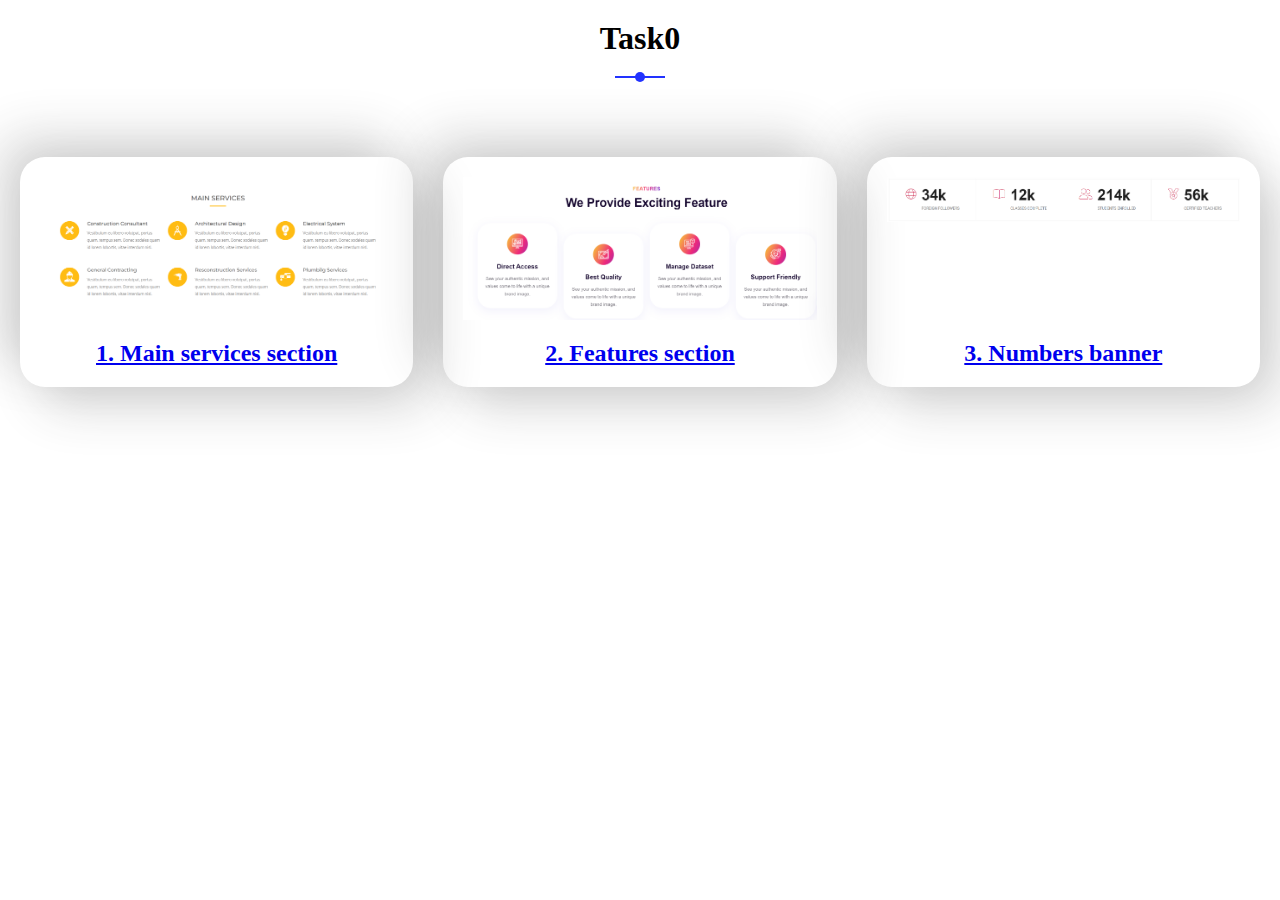
<file: index.html>
<!DOCTYPE html>
<html lang="en">
<head>
  <meta charset="UTF-8">
  <meta name="viewport" content="width=device-width, initial-scale=1.0">
  <title>Task0 | HTML CSS Tasks</title>
  <link rel="stylesheet" href="./assets/main.css">
</head>
<body>
  <div class="container">
    <h1>Task0</h1>
    <ul>
      <li>
        <a href="./1-main-services-section/index.html">
          <div class="card">
            <img src="./assets/designs/1.png" alt="design0 demo">
            <h2>1. Main services section</h2>
          </div>
        </a>
      </li>
      <li>
        <a href="./2-features-section/index.html">
          <div class="card">
            <img src="./assets/designs/1_1.png" alt="design1 demo">
            <h2>2. Features section</h2>
          </div>
        </a>
      </li>
      <li>
        <a href="./3-numbers-banner/index.html">
          <div class="card">
            <img src="./assets/designs/2.png" alt="design2 demo">
            <h2>3. Numbers banner</h2>
          </div>
        </a>
      </li>
    </ul>
  </div>
</body>
</html>
</file>
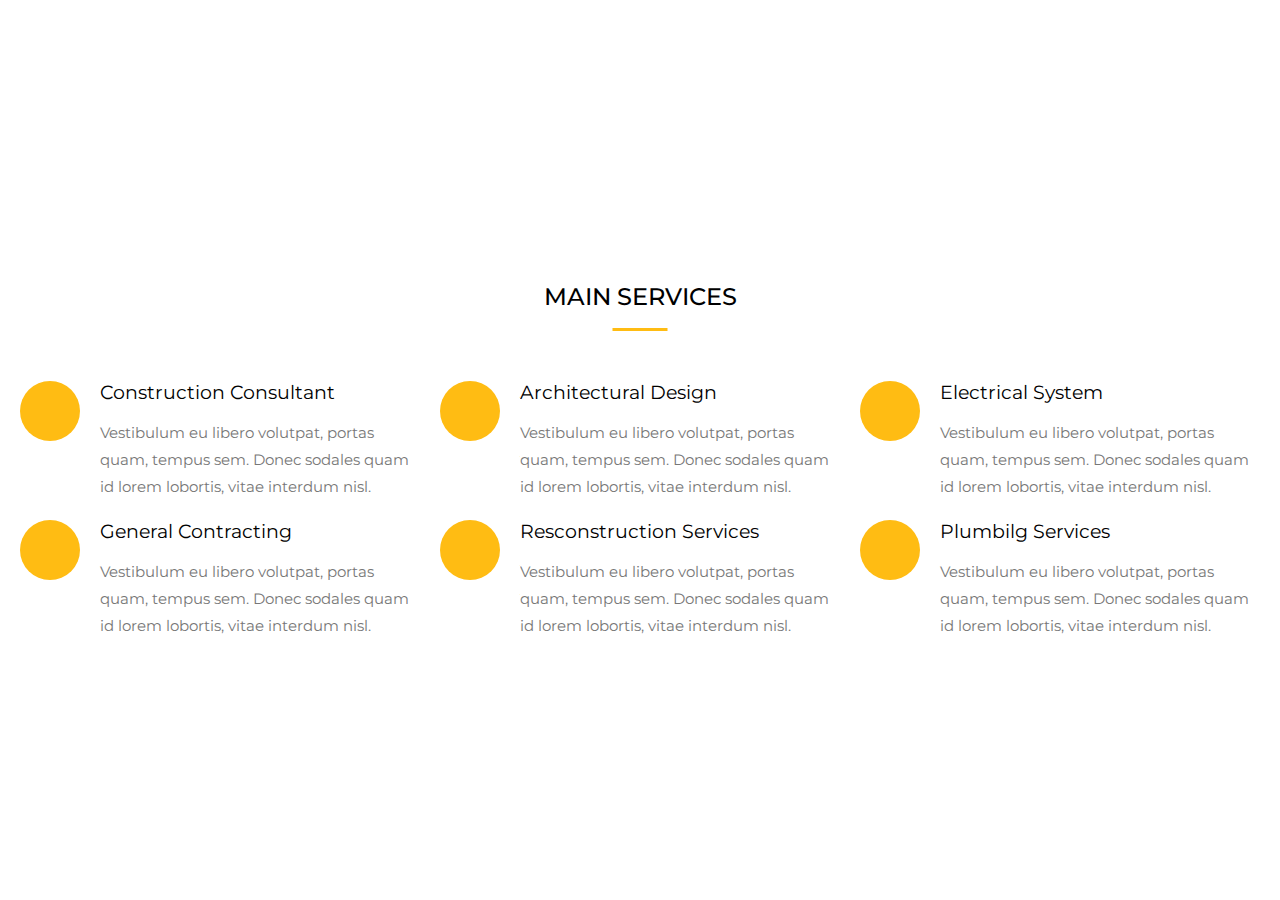
<file: 1-main-services-section/index.html>
<!DOCTYPE html>
<html lang="en">
<head>
  <meta charset="UTF-8">
  <meta name="viewport" content="width=device-width, initial-scale=1.0">
  <title>Main Services Section</title>
  <!-- google fonts -->
  <link rel="preconnect" href="https://fonts.googleapis.com">
  <link rel="preconnect" href="https://fonts.gstatic.com" crossorigin>
  <link href="https://fonts.googleapis.com/css2?family=Montserrat:ital,wght@0,100..900;1,100..900&display=swap" rel="stylesheet">
  <!-- fontawesome icons -->
  <link rel="stylesheet" href="https://cdnjs.cloudflare.com/ajax/libs/font-awesome/6.6.0/css/all.min.css" integrity="sha512-Kc323vGBEqzTmouAECnVceyQqyqdsSiqLQISBL29aUW4U/M7pSPA/gEUZQqv1cwx4OnYxTxve5UMg5GT6L4JJg==" crossorigin="anonymous" referrerpolicy="no-referrer" />
  <!-- stylesheets -->
  <link rel="stylesheet" href="assets/css/style.css">
</head>
<body>
  <section class="services">
    <div class="container">
      <h2>main services</h2>
      <!-- start services cards -->
      <div class="cards">
        <div class="card">
          <div class="icon-holder">
            <i class="fa-solid fa-pen-ruler fa"></i>
          </div>
          <div class="card-details">
            <h3 class="card-title">Construction Consultant</h3>
            <p class="card-info">Vestibulum eu libero volutpat, portas quam, tempus sem. Donec sodales quam id lorem lobortis, vitae interdum nisl.</p>
          </div>
        </div>
        <div class="card">
          <div class="icon-holder">
            <i class="fa-solid fa-compass-drafting"></i>
          </div>
          <div class="card-details">
            <h3 class="card-title">Architectural Design</h3>
            <p class="card-info">Vestibulum eu libero volutpat, portas quam, tempus sem. Donec sodales quam id lorem lobortis, vitae interdum nisl.</p>
          </div>
        </div>
        <div class="card">
          <div class="icon-holder">
            <i class="fa-solid fa-lightbulb"></i>
          </div>
          <div class="card-details">
            <h3 class="card-title">Electrical System</h3>
            <p class="card-info">Vestibulum eu libero volutpat, portas quam, tempus sem. Donec sodales quam id lorem lobortis, vitae interdum nisl.</p>
          </div>
        </div>
        <div class="card">
          <div class="icon-holder">
            <i class="fa-solid fa-building"></i>
          </div>
          <div class="card-details">
            <h3 class="card-title">General Contracting</h3>
            <p class="card-info">Vestibulum eu libero volutpat, portas quam, tempus sem. Donec sodales quam id lorem lobortis, vitae interdum nisl.</p>
          </div>
        </div>
        <div class="card">
          <div class="icon-holder">
            <i class="fa-solid fa-hammer"></i>
          </div>
          <div class="card-details">
            <h3 class="card-title">Resconstruction Services</h3>
            <p class="card-info">Vestibulum eu libero volutpat, portas quam, tempus sem. Donec sodales quam id lorem lobortis, vitae interdum nisl.</p>
          </div>
        </div>
        <div class="card">
          <div class="icon-holder">
            <i class="fa-solid fa-sink"></i>
          </div>
          <div class="card-details">
            <h3 class="card-title">Plumbilg Services</h3>
            <p class="card-info">Vestibulum eu libero volutpat, portas quam, tempus sem. Donec sodales quam id lorem lobortis, vitae interdum nisl.</p>
          </div>
        </div>
      </div>
      <!-- end services cards -->
    </div>
  </section>
</body>
</html>
</file>
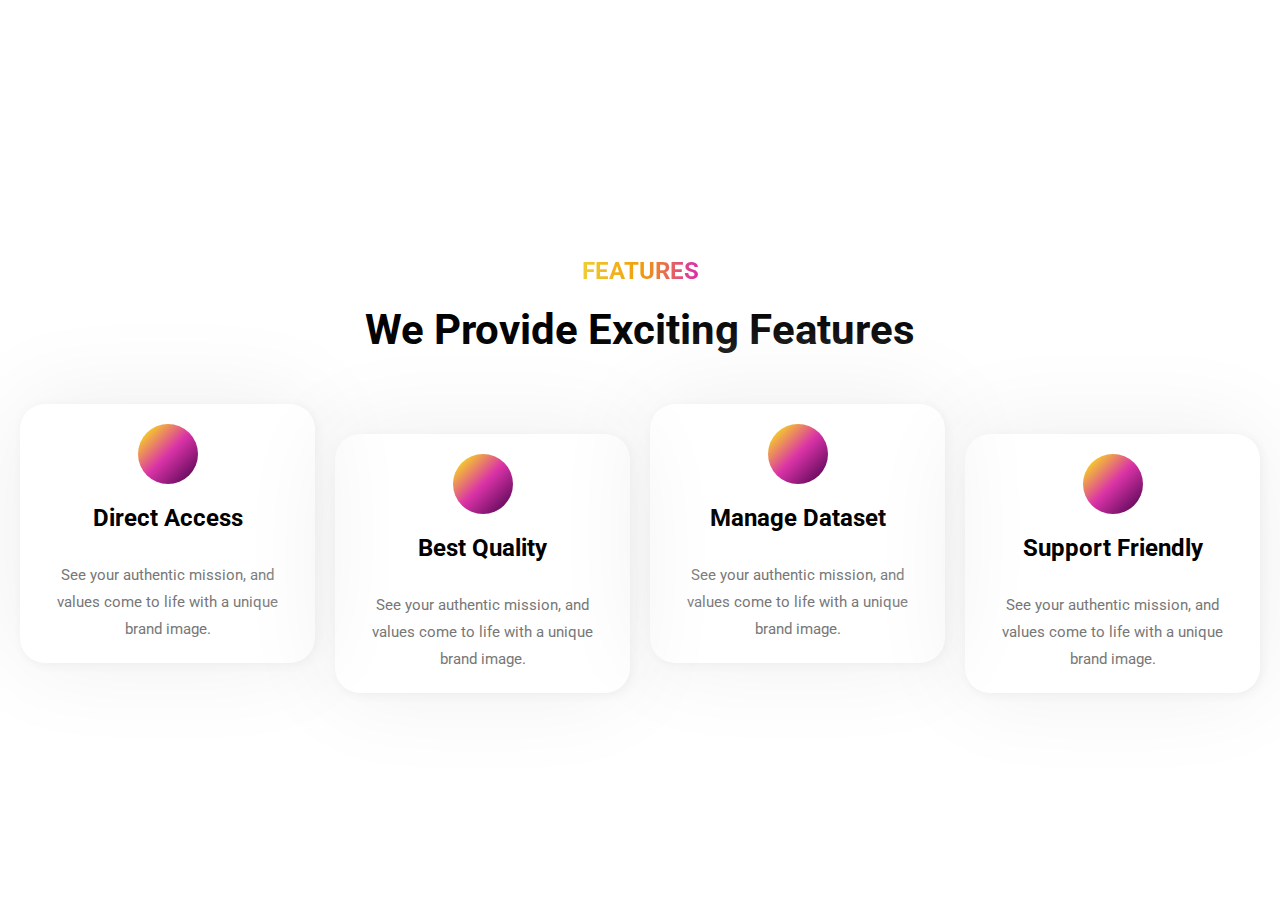
<file: 2-features-section/index.html>
<!DOCTYPE html>
<html lang="en">
<head>
  <meta charset="UTF-8">
  <meta name="viewport" content="width=device-width, initial-scale=1.0">
  <title>Features Section</title>
  <!-- google fonts -->
  <link rel="preconnect" href="https://fonts.googleapis.com">
  <link rel="preconnect" href="https://fonts.gstatic.com" crossorigin>
  <link href="https://fonts.googleapis.com/css2?family=Roboto:ital,wght@0,100;0,300;0,400;0,500;0,700;0,900;1,100;1,300;1,400;1,500;1,700;1,900&display=swap" rel="stylesheet">
  <!-- fontawesome icons -->
  <link rel="stylesheet" href="https://cdnjs.cloudflare.com/ajax/libs/font-awesome/6.6.0/css/all.min.css" integrity="sha512-Kc323vGBEqzTmouAECnVceyQqyqdsSiqLQISBL29aUW4U/M7pSPA/gEUZQqv1cwx4OnYxTxve5UMg5GT6L4JJg==" crossorigin="anonymous" referrerpolicy="no-referrer" />
  <!-- stylesheets -->
  <link rel="stylesheet" href="assets/css/style.css">
</head>
<body>
  <section class="services">
    <div class="container">
      <hgroup>
        <h2>features</h2>
        <p>we provide exciting features</p>
      </hgroup>
      <!-- start features cards -->
      <div class="cards">
          <div class="card">
            <i class="fa-solid fa-door-open"></i>
            <h3 class="card-title">Direct Access</h3>
            <p class="card-info">See your authentic mission, and values come to life with a unique brand image.</p>
          </div>
          <div class="card">
            <i class="fa-solid fa-wand-magic-sparkles"></i>
            <h3 class="card-title">Best Quality</h3>
            <p class="card-info">See your authentic mission, and values come to life with a unique brand image.</p>
          </div>
          <div class="card">
            <i class="fa-solid fa-database"></i>
            <h3 class="card-title">Manage Dataset</h3>
            <p class="card-info">See your authentic mission, and values come to life with a unique brand image.</p>
          </div>
          <div class="card">
              <i class="fa-solid fa-headset"></i>
              <h3 class="card-title">Support Friendly</h3>
              <p class="card-info">See your authentic mission, and values come to life with a unique brand image.</p>
          </div>
      </div>
      <!-- end features cards -->
    </div>
  </section>
</body>
</html>
</file>
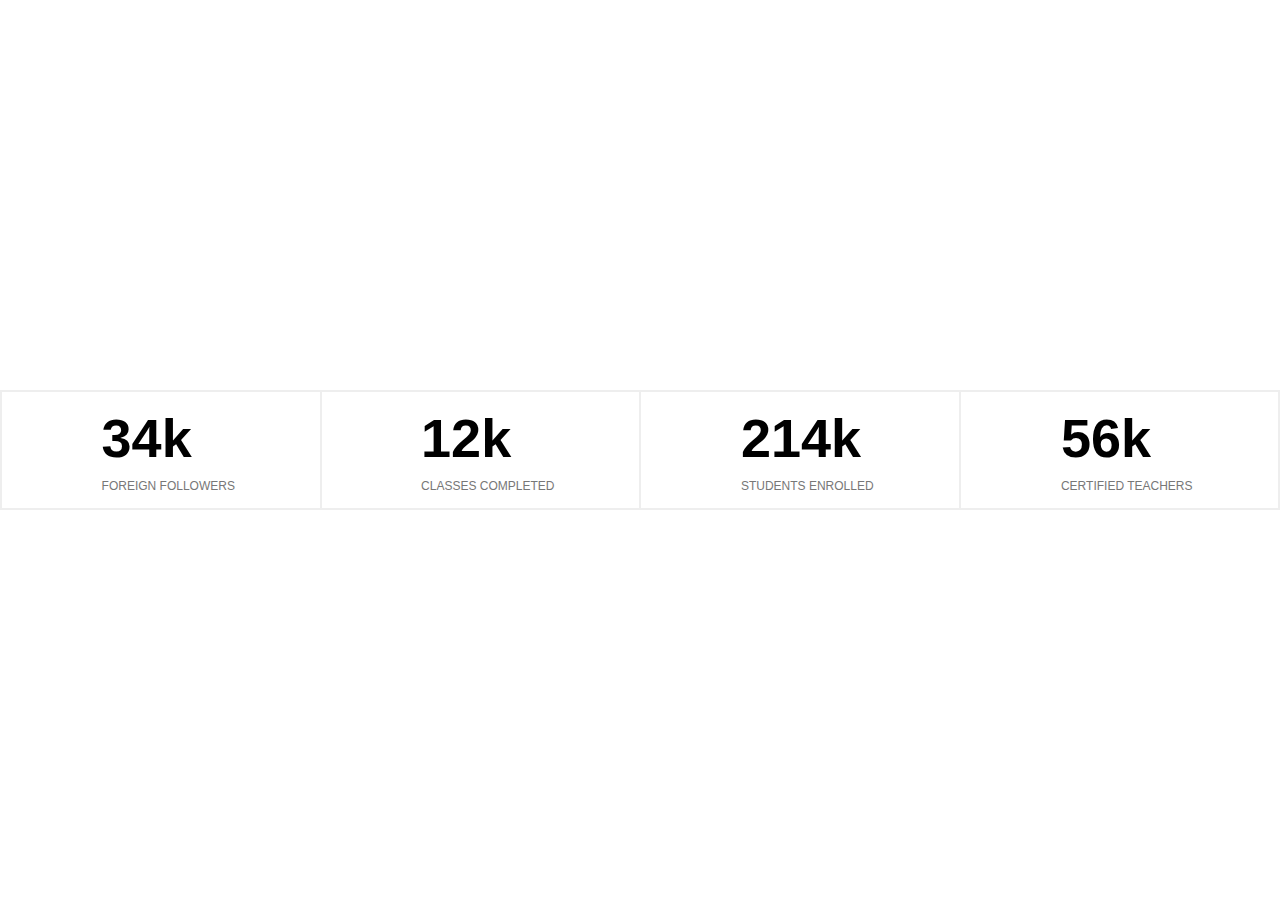
<file: 3-numbers-banner/index.html>
<!DOCTYPE html>
<html lang="en">
<head>
  <meta charset="UTF-8">
  <meta name="viewport" content="width=device-width, initial-scale=1.0">
  <title>Numbers Banner</title>
  <!-- fontawesome icons -->
  <link rel="stylesheet" href="https://cdnjs.cloudflare.com/ajax/libs/font-awesome/6.6.0/css/all.min.css" integrity="sha512-Kc323vGBEqzTmouAECnVceyQqyqdsSiqLQISBL29aUW4U/M7pSPA/gEUZQqv1cwx4OnYxTxve5UMg5GT6L4JJg==" crossorigin="anonymous" referrerpolicy="no-referrer" />
  <!-- stylesheets -->
  <link rel="stylesheet" href="assets/css/style.css">
</head>
<body>
  <!-- start numbers banner -->
  <div class="numbers-banner">
    <div class="box">
      <div class="icon-holder">
        <i class="fa-solid fa-globe fa-2x"></i>
      </div>
      <div class="box-desc">
        <h3 class="box-number">34k</h3>
        <p class="box-info">foreign followers</p>
      </div>
    </div>
    <div class="box">
      <div class="icon-holder">
        <i class="fa-solid fa-book-open fa-2x"></i>
      </div>
      <div class="box-desc">
        <h3 class="box-number">12k</h3>
        <p class="box-info">classes completed</p>
      </div>
    </div>
    <div class="box">
      <div class="icon-holder">
        <i class="fa-solid fa-user-group fa-2x"></i>
      </div>
      <div class="box-desc">
        <h3 class="box-number">214k</h3>
        <p class="box-info">students enrolled</p>
      </div>
    </div>
    <div class="box">
      <div class="icon-holder">
        <i class="fa-solid fa-medal fa-2x"></i>
      </div>
      <div class="box-desc">
        <h3 class="box-number">56k</h3>
        <p class="box-info">certified teachers</p>
      </div>
    </div>
</div>
<!-- end numbers banner -->
</body>
</html>
</file>
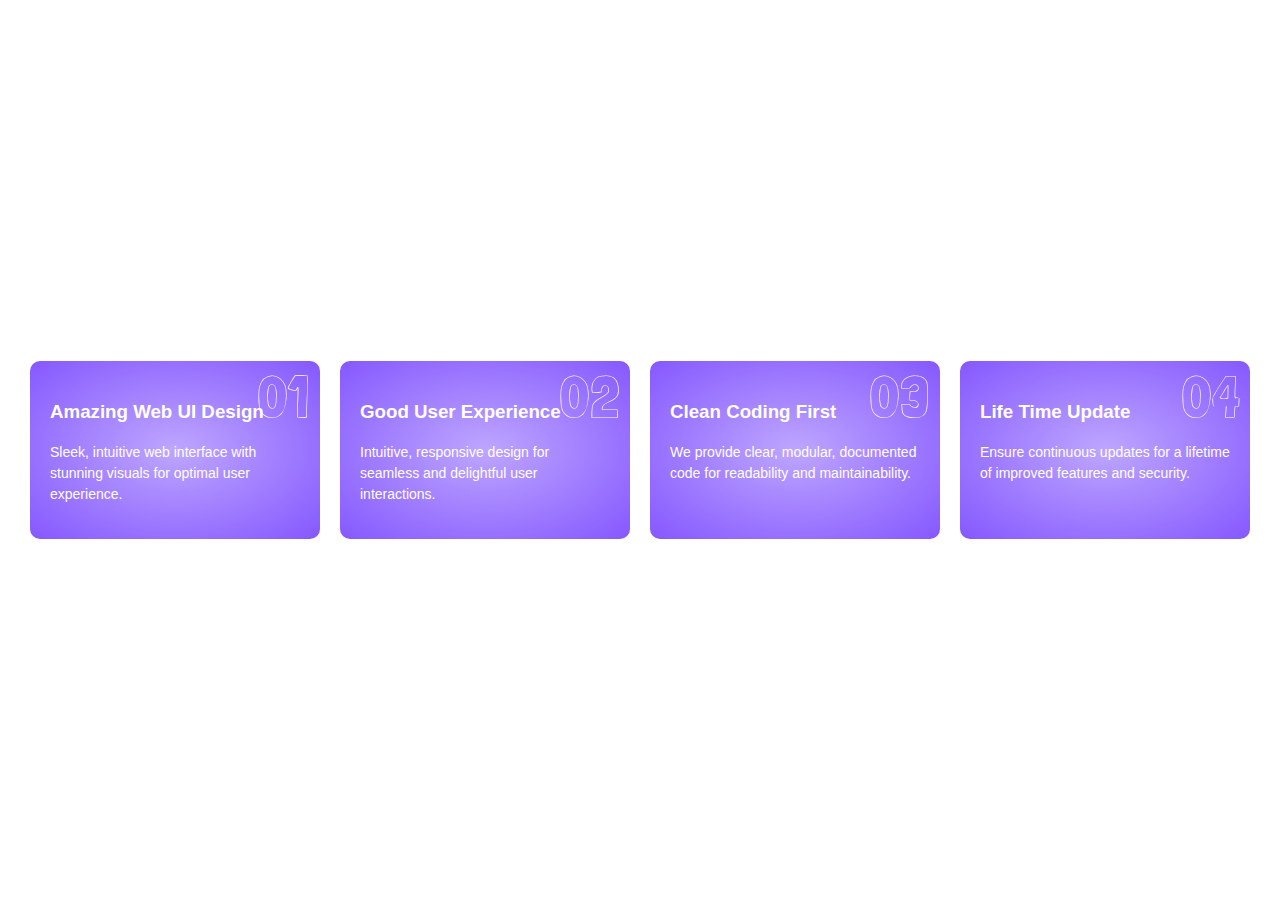
<file: 4-features-section/index.html>
<!DOCTYPE html>
<html lang="en">
<head>
  <meta charset="UTF-8">
  <meta name="viewport" content="width=device-width, initial-scale=1.0">
  <title>Features Section</title>
  <!-- google fonts -->
  <link rel="preconnect" href="https://fonts.googleapis.com">
  <link rel="preconnect" href="https://fonts.gstatic.com" crossorigin>
  <link href="https://fonts.googleapis.com/css2?family=Londrina+Outline&display=swap" rel="stylesheet">
  <!-- fontawsome icons -->
  <link rel="stylesheet" href="https://cdnjs.cloudflare.com/ajax/libs/font-awesome/6.6.0/css/all.min.css" integrity="sha512-Kc323vGBEqzTmouAECnVceyQqyqdsSiqLQISBL29aUW4U/M7pSPA/gEUZQqv1cwx4OnYxTxve5UMg5GT6L4JJg==" crossorigin="anonymous" referrerpolicy="no-referrer" />
  <!-- stylesheet -->
  <link rel="stylesheet" href="assets/css/style.css">
</head>
<body>
  <section class="features">
    <div class="container">
      <div class="feature-card">
        <div class="icon"><i class="fa-solid fa-pen-ruler"></i></div>
        <h3>Amazing Web UI Design</h3>
        <p>Sleek, intuitive web interface with stunning visuals for optimal user experience.</p>
      </div>
      <div class="feature-card">
        <div class="icon"><i class="fa-solid fa-wand-magic-sparkles"></i></div>
        <h3>Good User Experience</h3>
        <p>Intuitive, responsive design for seamless and delightful user interactions.</p>
      </div>
      <div class="feature-card">
        <div class="icon"><i class="fa-solid fa-file-code"></i></div>
        <h3>Clean Coding First</h3>
        <p>We provide clear, modular, documented code for readability and maintainability.</p>
      </div>
      <div class="feature-card">
        <div class="icon"><i class="fa-solid fa-arrows-spin"></i></div>
        <h3>Life Time Update</h3>
        <p>Ensure continuous updates for a lifetime of improved features and security.</p>
      </div>
    </div>
  </section>
</body>
</html>
</file>
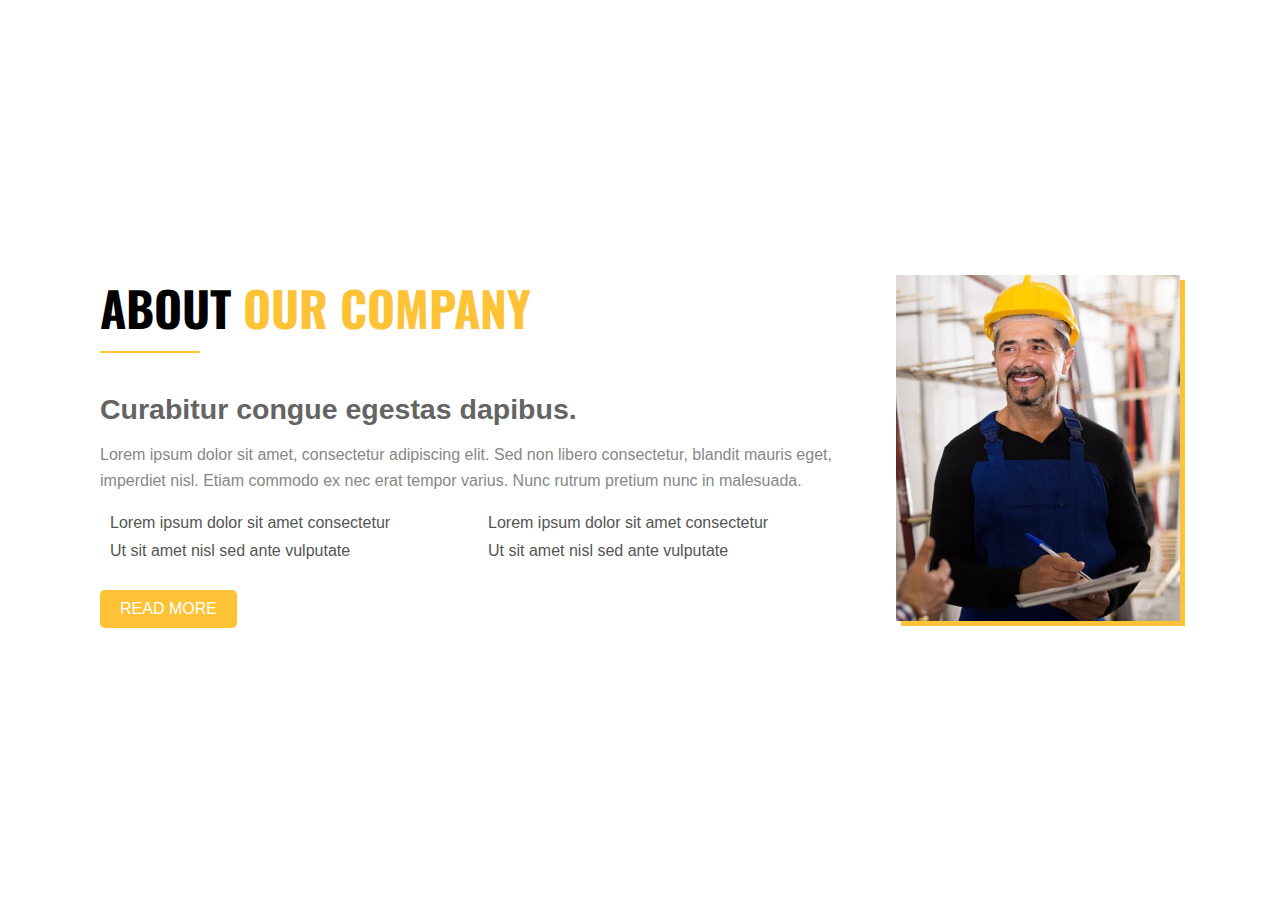
<file: 5-about-section/index.html>
<!DOCTYPE html>
<html lang="en">
<head>
  <meta charset="UTF-8">
  <meta name="viewport" content="width=device-width, initial-scale=1.0">
  <title>About Our Company</title>
  <!-- google fonts -->
  <link rel="preconnect" href="https://fonts.googleapis.com">
  <link rel="preconnect" href="https://fonts.gstatic.com" crossorigin>
  <link href="https://fonts.googleapis.com/css2?family=Londrina+Outline&family=Oswald:wght@200..700&display=swap" rel="stylesheet">
  <!-- fontawsome icons -->
  <link rel="stylesheet" href="https://cdnjs.cloudflare.com/ajax/libs/font-awesome/6.6.0/css/all.min.css" integrity="sha512-Kc323vGBEqzTmouAECnVceyQqyqdsSiqLQISBL29aUW4U/M7pSPA/gEUZQqv1cwx4OnYxTxve5UMg5GT6L4JJg==" crossorigin="anonymous" referrerpolicy="no-referrer" />
  <!-- stylesheet -->
  <link rel="stylesheet" href="assets/css/style.css">
</head>
<body>
  <section class="about">
    <div class="container">
      <div class="text-content">
        <h2>about <span>our company</span></h2>
        <h3>Curabitur congue egestas dapibus.</h3>
        <p>Lorem ipsum dolor sit amet, consectetur adipiscing elit. Sed non libero consectetur, blandit mauris eget, imperdiet nisl. Etiam commodo ex nec erat tempor varius. Nunc rutrum pretium nunc in malesuada.</p>
        <ul>
          <li><i class="fas fa-check-circle"></i>Lorem ipsum dolor sit amet consectetur</li>
          <li><i class="fas fa-check-circle"></i>Lorem ipsum dolor sit amet consectetur</li>
          <li><i class="fas fa-check-circle"></i>Ut sit amet nisl sed ante vulputate</li>
          <li><i class="fas fa-check-circle"></i>Ut sit amet nisl sed ante vulputate</li>
        </ul>
        <a href="#">read more</a>
      </div>
      <div class="image-content">
        <img src="./assets/imgs/about.jpg" alt="Placeholder Image">
      </div>
    </div>
  </section>
</body>
</html>
</file>
<file: assets/main.css>
body {
  min-height: 100vh;
  padding: 0;
  margin: 0;
}

body * { 
  margin: 0;
  padding: 0;
}

.container {
  padding: 0 20px;
}

h1 {
  padding: 20px;
  text-align: center;
  position: relative;
}

h1::before {
  content: "";
  width: 50px;
  height: 2px;
  background-color: #23f;
  position: absolute;
  left: 50%;
  bottom: 0;
  transform: translate(-50%, 50%);
}

h1::after {
  content: "";
  width: 10px;
  height: 10px;
  background-color: #23f;
  border-radius: 50%;
  position: absolute;
  left: 50%;
  bottom: 0;
  transform: translate(-50%, 50%);
}

ul {
  margin-top: 80px;
  list-style: none;
  display: grid;
  grid-template-columns: repeat(3, 1fr);
  gap: 30px;
}

li {
  border-radius: 25px;
  box-shadow: 20px 20px 50px #3333, -20px -20px 50px #3333;
  padding: 20px;
  transition: 0.3s;
  position: relative;
  top: 0;
  animation: 3s ease 0.3s infinite animate;
}
li:nth-child(2) {
  animation: 3s ease 0.5s infinite animate;
}
li:nth-child(2) {
  animation: 3s ease 1s infinite animate;
}

li:hover {
  background-color: #2222;
}

li a {
  display: inline-block;
  height: 100%;
}

li a .card {
  height: 100%;
  display: flex;
  flex-direction: column;
  justify-content: space-between;
  align-items: center;
  gap: 20px;
}

.card img {
  width: 100%;
}

@keyframes animate {
  0% {
    top: 0;
  }
  50% {
    top: -20px;
    
  }
  100% {
    top: 0;
  }
}
</file>
<file: 1-main-services-section/assets/css/style.css>
:root {
  --primary-color: #ffbc13;
  --second-color: #777777;
}

* {
  margin: 0;
  padding: 0;
  font-family: "Montserrat", sans-serif;
}

.container {
  padding: 0 20px;
}

section {
  min-height: 100vh;
  display: flex;
  align-items: center;
}

h2 {
  padding: 20px;
  text-transform: uppercase;
  position: relative;
  text-align: center;
  font-weight: 500;
}

h2::after {
  content: "";
  position: absolute;
  width: 55px;
  height: 3px;
  background-color: var(--primary-color);
  bottom: 0;
  left: 50%;
  transform: translateX(-50%);
}

.services .cards {
  margin-top: 50px;
  display: grid;
  grid-template-columns: repeat(3, 1fr);
  grid-template-rows: 1fr 1fr;
  gap: 20px;
}

.card {
  display: flex;
  gap: 20px;
}

.card i {
  width: 60px;
  height: 60px;
  background-color: var(--primary-color);
  border-radius: 50%;
  display: flex;
  justify-content: center;
  align-items: center;
  color: #fff;
  font-size: 25px;
}

.services .card-title {
  text-transform: capitalize;
  font-weight: 400;
  margin-bottom: 15px;
}

.services .card-info {
  color: var(--second-color);
  line-height: 1.8;
  font-size: 15px;
}
</file>
<file: 2-features-section/assets/css/style.css>
:root {
  --primary-color: #;
  --second-color: #777777;
}

* {
  margin: 0;
  padding: 0;
  font-family: "Roboto", sans-serif;
}

.container {
  padding: 0 20px;
}

section {
  min-height: 100vh;
  display: flex;
  align-items: center;
}

hgroup {
  text-align: center;
}

h2 {
  padding: 20px;
  text-transform: uppercase;
  position: relative;
  font-weight: 700;
  background: linear-gradient(90deg, #eedd44, #f09f09, #d304e6);
  -webkit-background-clip: text;
  color: transparent;
  display: inline-block;
}

hgroup p {
  font-size: 42px;
  text-transform: capitalize;
  font-weight: 700;
}

.services .cards {
  margin-top: 50px;
  display: grid;
  grid-template-columns: repeat(4, 1fr);
  gap: 20px;
}

.card {
  display: flex;
  flex-direction: column;
  justify-content: center;
  align-items: center;
  gap: 20px;
  text-align: center;
  padding: 20px;
  box-shadow: 2px 2px 10px #eee, -2px -2px 100px #eee;
  border-radius: 25px;
}

.card i {

  width: 60px;
  height: 60px;
  background: linear-gradient(to right bottom, #ffff00, #da33a7, #430049);
  border-radius: 50%;
  display: flex;
  justify-content: center;
  align-items: center;
  color: #fff;
  font-size: 25px;
}

.services .card-title {
  font-size: 24px;
  text-transform: capitalize;
  font-weight: 700;
  margin-bottom: 10px;
}

.services .card-info {
  color: var(--second-color);
  line-height: 1.8;
  font-size: 15px;
}

.cards .card:nth-child(even) {
  position: relative;
  top: 30px;
}
</file>
<file: 3-numbers-banner/assets/css/style.css>
:root {
  --primary-color: #d3214d;
  --second-color: #777777;
}

* {
  margin: 0;
  padding: 0;
  font-family: "Montserrat", sans-serif;
}

body {
  height: 100vh;
  display: flex;
  justify-content: center;
  align-items: center;
}

.numbers-banner {
  flex-basis: 100%;
  display: grid;
  grid-template-columns: repeat(4, 1fr);
  gap: 2px;
  background-color: #eee;
  margin: 10px 0;
  border: 2px solid #eee;
}

.box {
  display: flex;
  gap: 15px;
  justify-content: center;
  padding: 15px;
  background-color: #fff;
}

.box i {
  border-radius: 50%;
  display: flex;
  justify-content: center;
  align-items: center;
  text-shadow: -1px -1px 0 var(--primary-color), 1px -1px 0 var(--primary-color), -1px 1px 0 var(--primary-color), 1px 1px 0 var(--primary-color);
  color: white;
  padding-top: 10px;
}

.box .box-number {
  font-size: 54px;
  text-transform: capitalize;
  font-weight: 700;
  margin-bottom: 10px;
}

.box .box-info {
  color: var(--second-color);
  text-transform: uppercase;
  font-size: 12px;
}
</file>
<file: 5-about-section/assets/css/style.css>
body {
  font-family: Arial, sans-serif;
  margin: 0;
  padding: 0;
}

section {
  height: 100vh;
  display: flex;
  justify-content: center;
  align-items: center
}

.container {
  padding-left: 100px;
  padding-right: 100px;
  display: flex;
  gap: 40px;
  align-items: center;
}

.text-content h2 {
  font-family: "Oswald", sans-serif;
  font-size: 48px;
  margin: 0;
  margin-bottom: 50px;
  text-transform: uppercase;
  position: relative;
}

.text-content h2::after {
  content: "";
  position: absolute;
  background-color: #fdc236;
  bottom: -10px;
  left: 0;
  width: 100px;
  height: 2px;
}

.text-content h2 span {
  color: #fdc236;
}

.text-content h3 {
  font-size: 28.5px;
  color: #646464;
  margin-bottom: 10px;
}

.text-content p {
  font-size: 16px;
  color: #878787;
  line-height: 1.6;
  margin-bottom: 20px;
}

.text-content ul {
  list-style: none;
  padding: 0;
  margin-bottom: 20px;
  display: grid;
  grid-template-columns: 1fr 1fr;
}

.text-content ul li {
  font-size: 16px;
  color: #555;
  margin-bottom: 10px;
  display: flex;
  align-items: center;
}

.text-content ul li i {
  color: #fdc236;
  margin-right: 10px;
}

.text-content a {
  background-color: #fdc236;
  color: white;
  padding: 10px 20px;
  text-decoration: none;
  border-radius: 5px;
  display: inline-block;
  text-transform: uppercase;
}

.image-content {
  flex-basis: 50%;
}

.image-content img {
  max-width: 100%;
  box-shadow: 5px 5px #fdc236;
}
</file>
<file: 4-features-section/assets/css/style.css>
body {
  font-family: Arial, sans-serif;
  margin: 0;
}

section {
  height: 100vh;
  counter-reset: featCount;
  display: flex;
  justify-content: center;
  align-items: center
}

.container {
  display: flex;
  padding: 20px;
  gap: 20px;
}

.feature-card {
  position: relative;
  border-radius: 10px;
  padding: 20px;
  width: 250px;
  color: white;
  background-color: #8558ff;
  counter-increment: featCount;
}

.feature-card::after {
  border-radius: 10px;
  content: "";
  position: absolute;
  width: 100%;
  height: 100%;
  top: 0;
  left: 0;
  background: radial-gradient(#fff7, transparent);
}

.feature-card::before {
  content: "0" counter(featCount);
  position: absolute;
  top: 0;
  right: 10px;
  font-family: "Londrina Outline", sans-serif;
  font-size: 60px;
}

.icon {
  font-size: 40px;
  opacity: 0.5;
  margin-top: 20px;
}

.feature-card h3 {
  margin-top: 20px;
}

.feature-card p {
  margin-top: 10px;
  font-size: 14px;
  line-height: 1.5;
}
</file>
